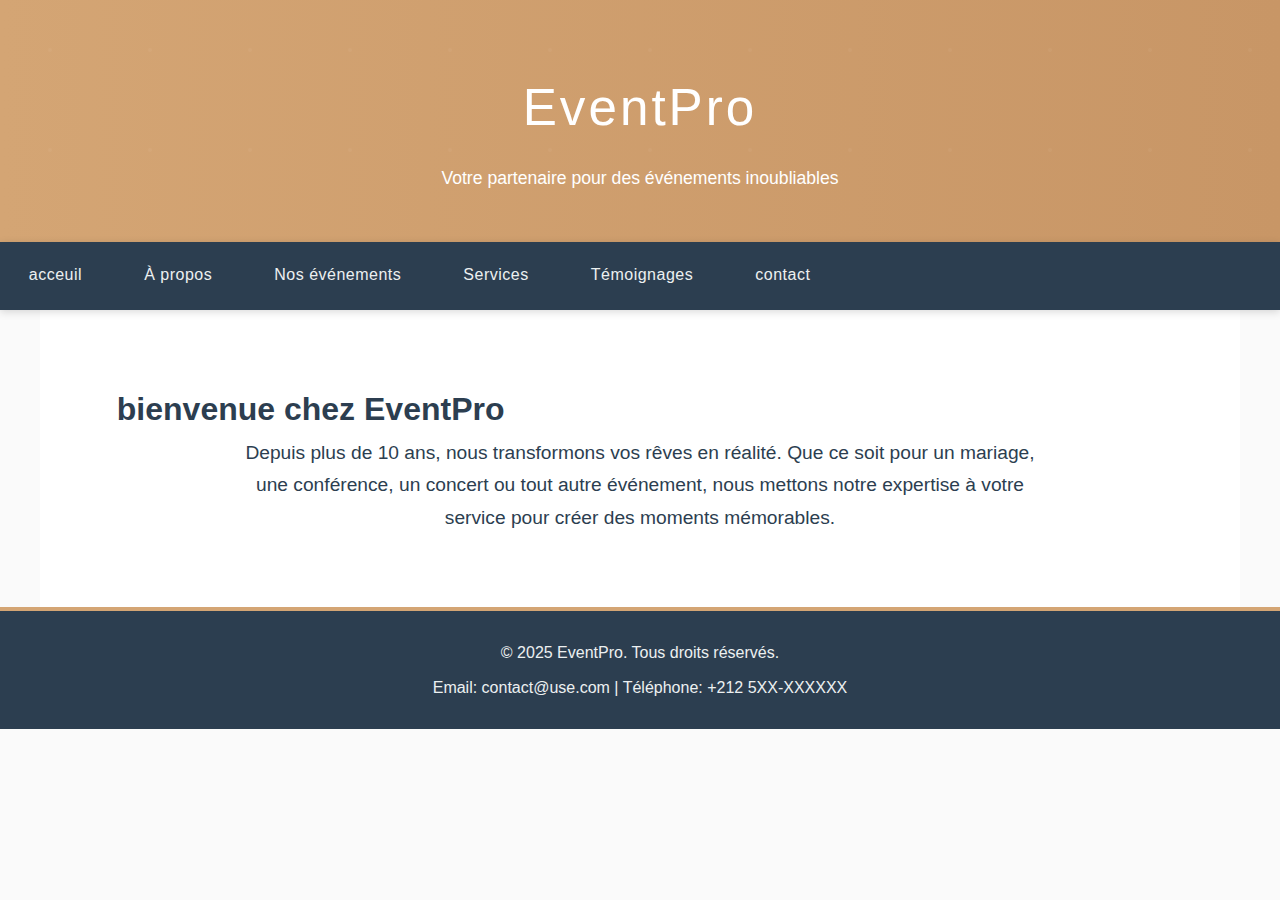
<file: index.html>
<!DOCTYPE html>
<html lang="fr">
<head>
    <meta charset="UTF-8">
    <meta name="viewport" content="width=device-width, initial-scale=1.0">
    <title>EventPro - Organisateur d'Événements </title>
    <link rel="stylesheet" href="all.css">
</head>
<body>
    <header>
        <h1>EventPro</h1>
        <p>Votre partenaire pour des événements inoubliables</p>
    </header>
    <nav>
        <a href="index.html">acceuil</a>
        <a href="Apropos.html">À propos</a>
        <a href="evenement.html">Nos événements</a>
        <a href="service.html">Services</a>
        <a href="temoignage.html">Témoignages</a>
        <a href="contact.html">contact</a>

    </nav>
    <section id="acceuil">
    
        <h1>bienvenue chez EventPro</h1>
         <p style="text-align: center; font-size: 1.2rem; max-width: 800px; margin: 0 auto;">
            Depuis plus de 10 ans, nous transformons vos rêves en réalité. 
            Que ce soit pour un mariage, une conférence, un concert ou tout autre événement, 
            nous mettons notre expertise à votre service pour créer des moments mémorables.
        </p>
    </section>

    <footer>
        <p>&copy; 2025 EventPro. Tous droits réservés.</p>
        <p>Email: contact@use.com | Téléphone: +212 5XX-XXXXXX</p>
    </footer>

</body>
</html>
</file>
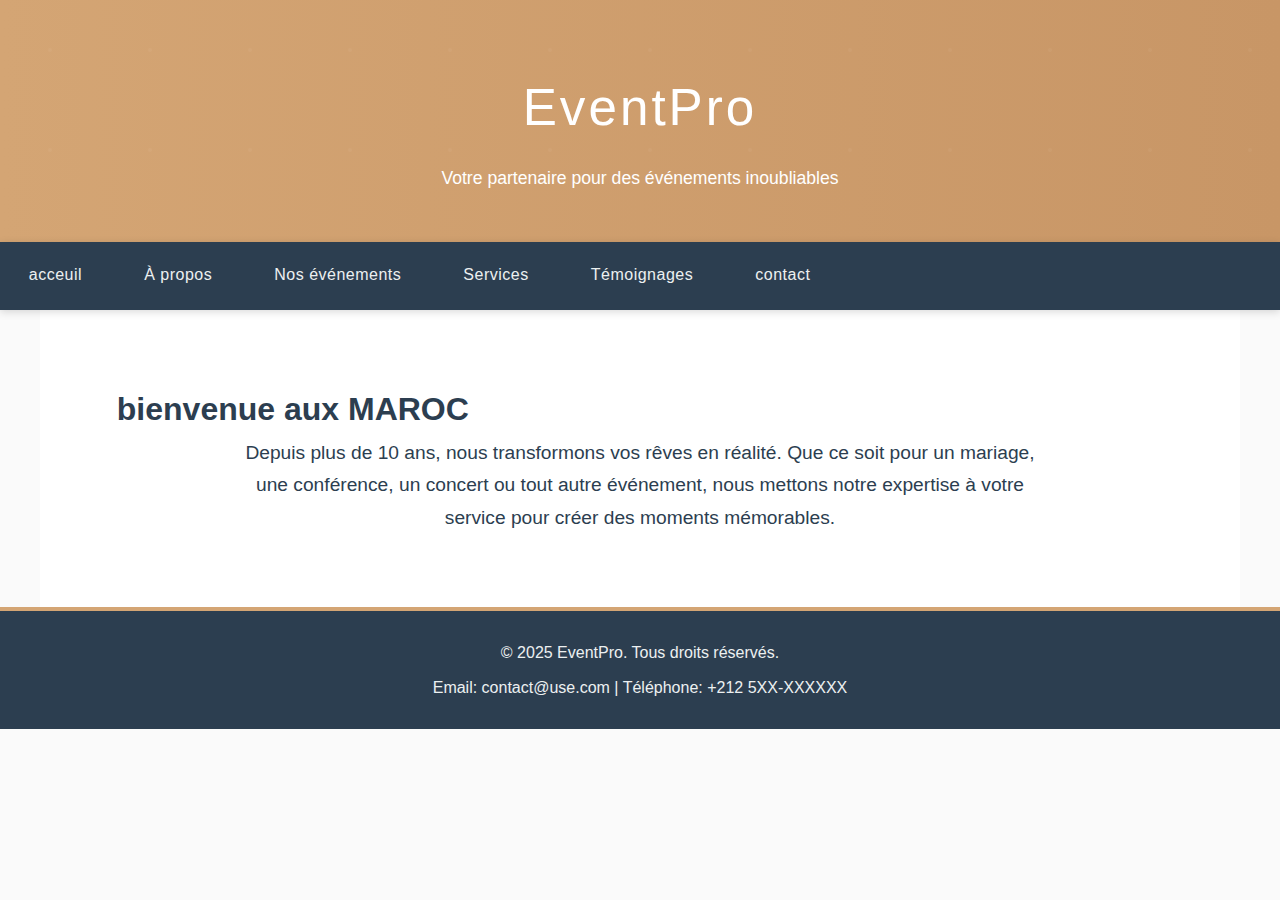
<file: acceuil.html>
<!DOCTYPE html>
<html lang="fr">
<head>
    <meta charset="UTF-8">
    <meta name="viewport" content="width=device-width, initial-scale=1.0">
    <title>EventPro - Organisateur d'Événements </title>
    <link rel="stylesheet" href="all.css">
</head>
<body>
    <header>
        <h1>EventPro</h1>
        <p>Votre partenaire pour des événements inoubliables</p>
    </header>
    <nav>
        <a href="acceuil.html">acceuil</a>
        <a href="Apropos.html">À propos</a>
        <a href="evenement.html">Nos événements</a>
        <a href="service.html">Services</a>
        <a href="temoignage.html">Témoignages</a>
        <a href="contact.html">contact</a>

    </nav>
    <section id="acceuil">
    
        <h1>bienvenue aux MAROC</h1>
         <p style="text-align: center; font-size: 1.2rem; max-width: 800px; margin: 0 auto;">
            Depuis plus de 10 ans, nous transformons vos rêves en réalité. 
            Que ce soit pour un mariage, une conférence, un concert ou tout autre événement, 
            nous mettons notre expertise à votre service pour créer des moments mémorables.
        </p>
    </section>

    <footer>
        <p>&copy; 2025 EventPro. Tous droits réservés.</p>
        <p>Email: contact@use.com | Téléphone: +212 5XX-XXXXXX</p>
    </footer>

</body>
</html>
</file>
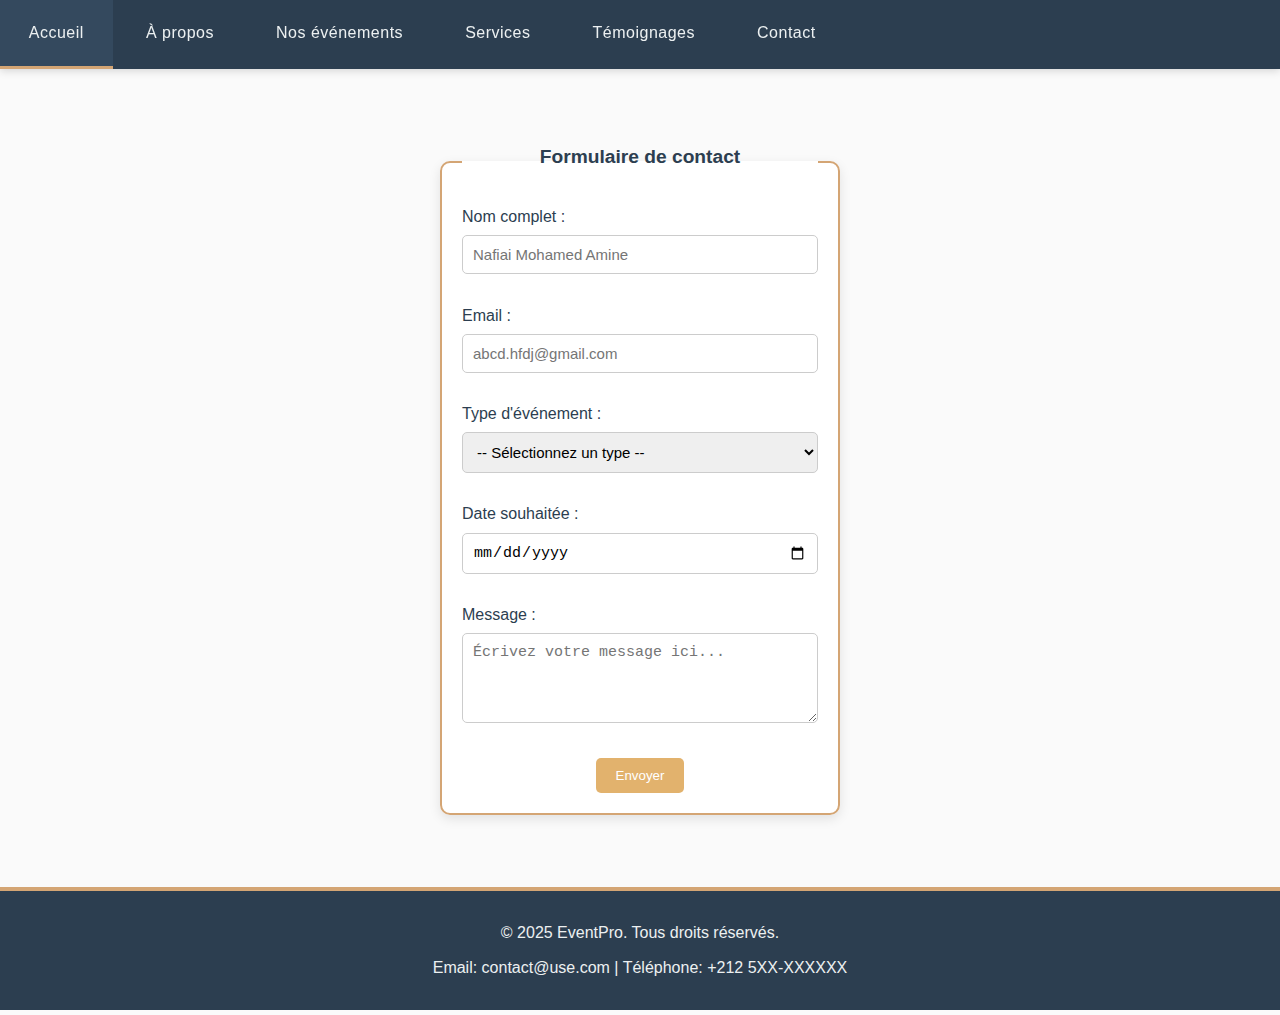
<file: contact.html>
<!DOCTYPE html>
<html lang="fr">
<head>
    <meta charset="UTF-8">
    <meta name="viewport" content="width=device-width, initial-scale=1.0">
    <title>Contact - EventPro</title>
    <link rel="stylesheet" href="all.css">
</head>
<body>
    <!-- Navigation -->
    <nav>
        <a href="acceuil.html">Accueil</a>
        <a href="Apropos.html">À propos</a>
        <a href="evenement.html">Nos événements</a>
        <a href="service.html">Services</a>
        <a href="temoignage.html">Témoignages</a>
        <a href="contact.html">Contact</a>
    </nav>

    <!-- Section Formulaire -->
    <section class="form-section">
        <div class="cent">
        <form>
            <fieldset class="feild">
                <legend class="legend">Formulaire de contact</legend>

                <div class="tousf">
                    <!-- Informations personnelles -->
                    <div id="infopr">
                        <label for="nom">Nom complet :</label><br>
                        <input type="text" id="nom" name="nom" placeholder="Nafiai Mohamed Amine" required ><br><br>

                        <label for="email">Email :</label><br>
                        <input type="email" id="email" name="email" placeholder="abcd.hfdj@gmail.com" required><br><br>
                    </div>

                    <!-- Type d'événement -->
                    <div>
                        <label for="typeevent">Type d'événement :</label><br>
                        <select id="typeevent" name="typeevent" required>
                            <option value="" hidden>-- Sélectionnez un type --</option>
                            <option value="mariage">Mariage</option>
                            <option value="conférence">Conférence</option>
                            <option value="concert">Concert</option>
                            <option value="anniversaire">Anniversaire</option>
                            <option value="evenement-corporate">Événement corporate</option>
                            <option value="galas">Galas</option>
                        </select><br><br>
                    </div>

                    <!-- Date et message -->
                    <div>
                        <label for="dateevent">Date souhaitée :</label><br>
                        <input type="date" id="dateevent" name="dateevent" required><br><br>

                        <label for="message">Message :</label><br>
                        <textarea id="message" name="message" rows="4" cols="50" placeholder="Écrivez votre message ici..." required></textarea><br><br>
                    </div>

                    <!-- Bouton d'envoi -->
                    <div class="buttondiv">
                        <button class="but" type="submit">Envoyer</button>
                    </div>
                </div>
            </fieldset>
        </form>
        </div>
    </section>

    <!-- Pied de page -->
    <footer>
        <p>&copy; 2025 EventPro. Tous droits réservés.</p>
        <p>Email: contact@use.com | Téléphone: +212 5XX-XXXXXX</p>
    </footer>
</body>
</html>
</file>
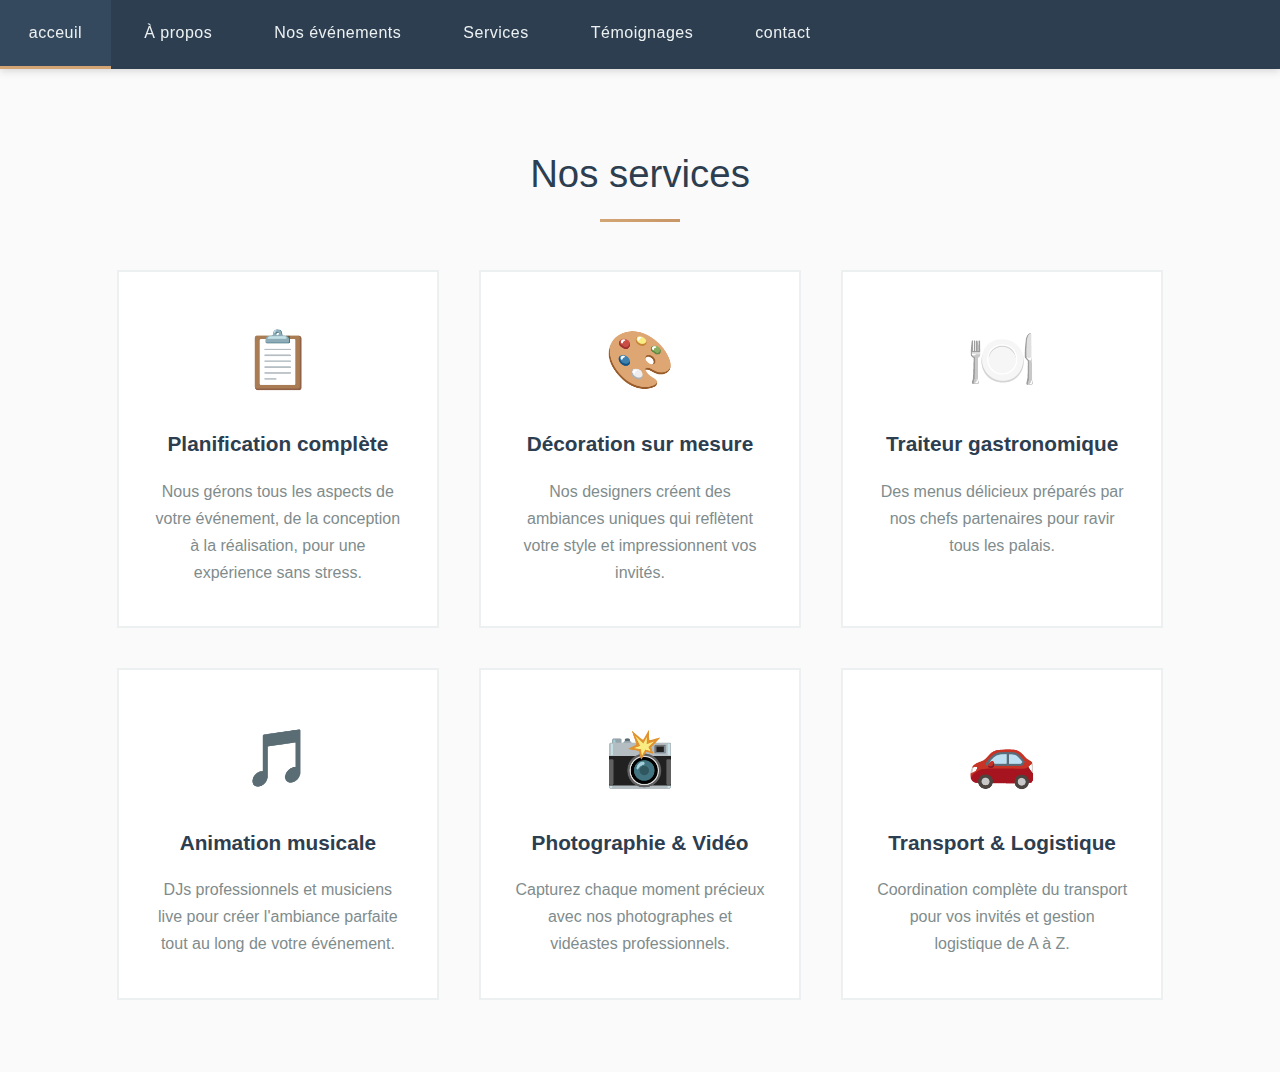
<file: service.html>
<!DOCTYPE html>
<html lang="fr">
<head>
    <meta charset="UTF-8">
    <meta name="viewport" content="width=device-width, initial-scale=1.0">
    <title>Services</title>
    <link rel="stylesheet" href="all.css">
</head>
<body>
      <nav>
        <a href="acceuil.html">acceuil</a>
        <a href="Apropos.html">À propos</a>
        <a href="evenement.html">Nos événements</a>
        <a href="service.html">Services</a>
        <a href="temoignage.html">Témoignages</a>
        <a href="contact.html">contact</a>

    </nav>
    <section id="services">
        <h2>Nos services</h2>
        <div class="services-grid">
            <div class="service-item">
                <div class="service-icon">📋</div>
                <h3>Planification complète</h3>
                <p>Nous gérons tous les aspects de votre événement, de la conception à la réalisation, pour une expérience sans stress.</p>
            </div>
            <div class="service-item">
                <div class="service-icon">🎨</div>
                <h3>Décoration sur mesure</h3>
                <p>Nos designers créent des ambiances uniques qui reflètent votre style et impressionnent vos invités.</p>
            </div>
            <div class="service-item">
                <div class="service-icon">🍽️</div>
                <h3>Traiteur gastronomique</h3>
                <p>Des menus délicieux préparés par nos chefs partenaires pour ravir tous les palais.</p>
            </div>
            <div class="service-item">
                <div class="service-icon">🎵</div>
                <h3>Animation musicale</h3>
                <p>DJs professionnels et musiciens live pour créer l'ambiance parfaite tout au long de votre événement.</p>
            </div>
            <div class="service-item">
                <div class="service-icon">📸</div>
                <h3>Photographie & Vidéo</h3>
                <p>Capturez chaque moment précieux avec nos photographes et vidéastes professionnels.</p>
            </div>
            <div class="service-item">
                <div class="service-icon">🚗</div>
                <h3>Transport & Logistique</h3>
                <p>Coordination complète du transport pour vos invités et gestion logistique de A à Z.</p>
            </div>
        </div>
    </section>
    
</body>
</html>
</file>
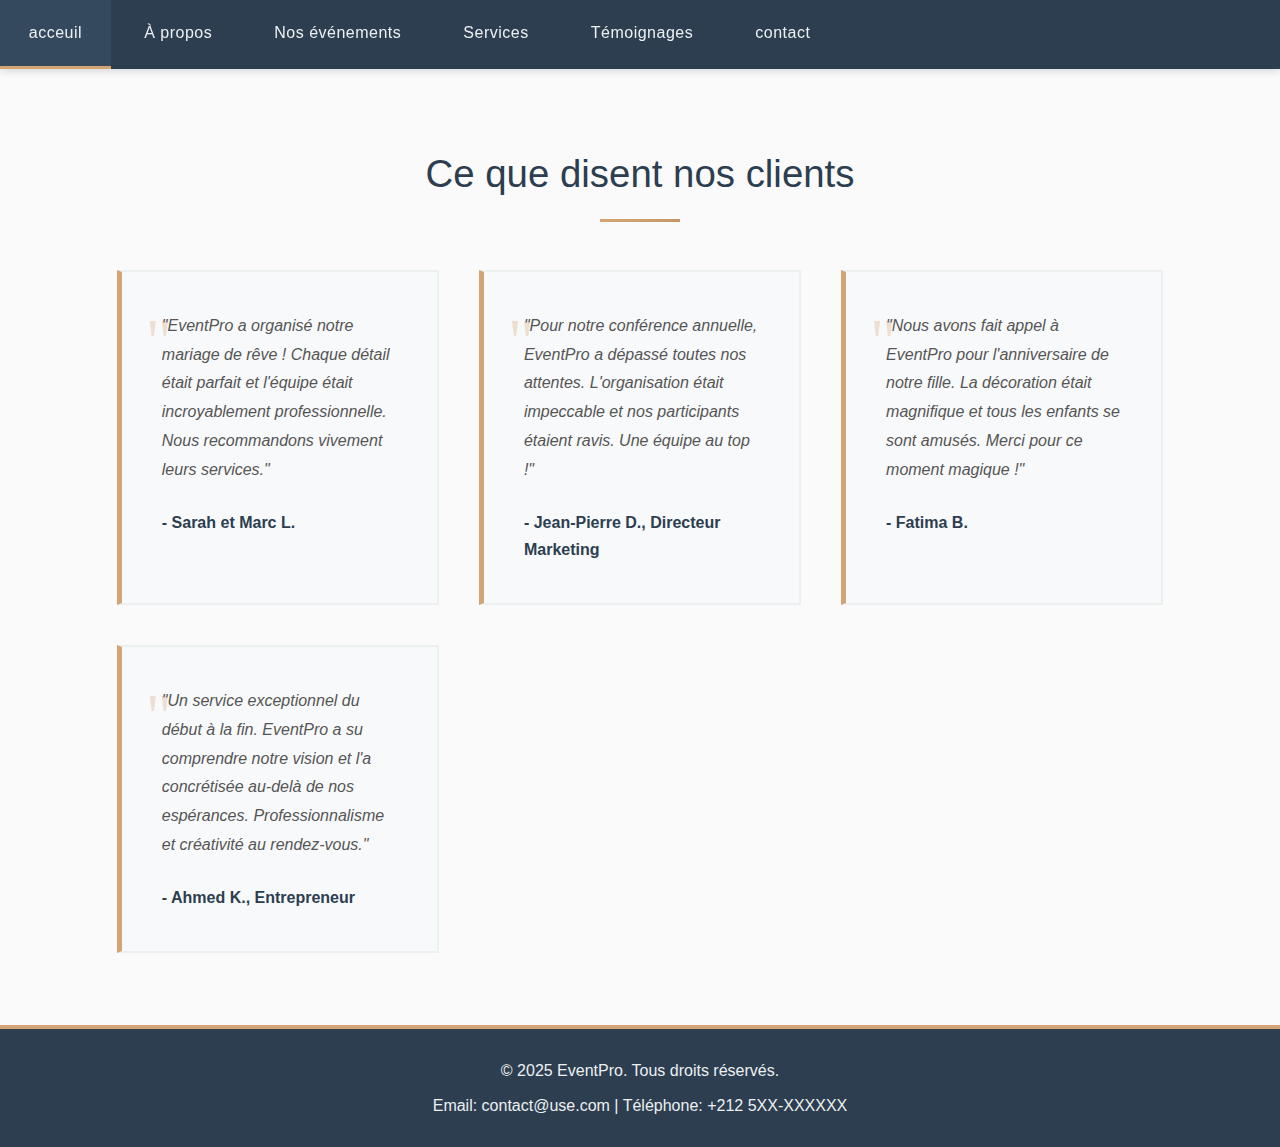
<file: temoignage.html>
<!DOCTYPE html>
<html lang="fr">
<head>
    <meta charset="UTF-8">
    <meta name="viewport" content="width=device-width, initial-scale=1.0">
    <title>temoignage</title>
    <link rel="stylesheet" href="all.css">
</head>
<body>
      <nav>
        <a href="index.html">acceuil</a>
        <a href="Apropos.html">À propos</a>
        <a href="evenement.html">Nos événements</a>
        <a href="service.html">Services</a>
        <a href="temoignage.html">Témoignages</a>
        <a href="contact.html">contact</a>

    </nav>
     <section id="testimonials">
        <h2>Ce que disent nos clients</h2>
        <div class="testimonials-grid">
            <div class="testimonial-card">
                <p>"EventPro a organisé notre mariage de rêve ! Chaque détail était parfait et l'équipe était incroyablement professionnelle. Nous recommandons vivement leurs services."</p>
                <div class="testimonial-author">- Sarah et Marc L.</div>
            </div>
            <div class="testimonial-card">
                <p>"Pour notre conférence annuelle, EventPro a dépassé toutes nos attentes. L'organisation était impeccable et nos participants étaient ravis. Une équipe au top !"</p>
                <div class="testimonial-author">- Jean-Pierre D., Directeur Marketing</div>
            </div>
            <div class="testimonial-card">
                <p>"Nous avons fait appel à EventPro pour l'anniversaire de notre fille. La décoration était magnifique et tous les enfants se sont amusés. Merci pour ce moment magique !"</p>
                <div class="testimonial-author">- Fatima B.</div>
            </div>
            <div class="testimonial-card">
                <p>"Un service exceptionnel du début à la fin. EventPro a su comprendre notre vision et l'a concrétisée au-delà de nos espérances. Professionnalisme et créativité au rendez-vous."</p>
                <div class="testimonial-author">- Ahmed K., Entrepreneur</div>
            </div>
        </div>
    </section>
    <footer>
        <p>&copy; 2025 EventPro. Tous droits réservés.</p>
        <p>Email: contact@use.com | Téléphone: +212 5XX-XXXXXX</p>
    </footer>
    
</body>
</html>
</file>
<file: all.css>
* {
            margin: 0;
            padding: 0;
            box-sizing: border-box;
        }

        body {
            font-family: 'Segoe UI', Tahoma, Geneva, Verdana, sans-serif;
            line-height: 1.7;
            color: #2c3e50;
            background-color: #fafafa;
        }

        header {
            background: linear-gradient(to right, #d4a574, #c89666);
            color: #fff;
            padding: 4rem 2rem 3rem;
            text-align: center;
            position: relative;
            overflow: hidden;
        }

        header::before {
            content: '';
            position: absolute;
            top: 0;
            left: 0;
            right: 0;
            bottom: 0;
            background: url('data:image/svg+xml,<svg width="100" height="100" xmlns="http://www.w3.org/2000/svg"><circle cx="50" cy="50" r="2" fill="rgba(255,255,255,0.1)"/></svg>');
            opacity: 0.4;
        }

        header h1 {
            font-size: 3.2rem;
            margin-bottom: 0.8rem;
            font-weight: 300;
            letter-spacing: 3px;
            position: relative;
            z-index: 1;
        }

        header p {
            font-size: 1.1rem;
            position: relative;
            z-index: 1;
            font-weight: 300;
        }

        nav {
            background-color: #2c3e50;
            padding: 0;
            box-shadow: 0 2px 8px rgba(0,0,0,0.15);
            position: sticky;
            top: 0;
            z-index: 100;
        }

        nav a {
            color: #ecf0f1;
            text-decoration: none;
            padding: 1.2rem 1.8rem;
            margin: 0;
            display: inline-block;
            transition: all 0.3s ease;
            border-bottom: 3px solid transparent;
            font-weight: 500;
            letter-spacing: 0.5px;
        }

        nav a:hover {
            background-color: #34495e;
            border-bottom-color: #d4a574;
        }

        section {
            padding: 4.5rem 6%;
            max-width: 1200px;
            margin: 0 auto;
        }

        section:nth-child(odd) {
            background-color: #fff;
        }

        h2 {
            color: #2c3e50;
            font-size: 2.4rem;
            margin-bottom: 2rem;
            text-align: center;
            font-weight: 400;
            position: relative;
            padding-bottom: 1rem;
        }

        h2::after {
            content: '';
            position: absolute;
            bottom: 0;
            left: 50%;
            transform: translateX(-50%);
            width: 80px;
            height: 3px;
            background: linear-gradient(to right, #d4a574, #c89666);
        }

        .about-content {
            display: flex;
            gap: 3rem;
            align-items: center;
            flex-wrap: wrap;
        }

        .about-text {
            flex: 1;
            min-width: 320px;
        }

        .about-text p {
            font-size: 1.05rem;
            color: #555;
        }

        .about-image {
            flex: 1;
            min-width: 320px;
        }

        .about-image img {
            width: 100%;
            border-radius: 0;
            box-shadow: 12px 12px 0 #d4a574;
            border: 3px solid #2c3e50;
        }

        .events-grid {
            display: grid;
            grid-template-columns: repeat(auto-fit, minmax(300px, 1fr));
            gap: 2.5rem;
            margin-top: 3rem;
        }

        .event-card {
            background: white;
            border-radius: 0;
            overflow: hidden;
            box-shadow: 0 8px 20px rgba(0,0,0,0.08);
            transition: all 0.3s ease;
            border: 2px solid #ecf0f1;
        }

        .event-card:hover {
            transform: translateY(-8px);
            box-shadow: 0 12px 30px rgba(0,0,0,0.15);
        }

        .event-card img {
            width: 100%;
            height: 220px;
            object-fit: cover;
            border-bottom: 4px solid #d4a574;
        }

        .event-card-content {
            padding: 1.8rem;
        }

        .event-card h3 {
            color: #2c3e50;
            margin-bottom: 0.8rem;
            font-size: 1.4rem;
            font-weight: 600;
        }

        .event-card p {
            color: #7f8c8d;
            line-height: 1.6;
        }

        .services-grid {
            display: grid;
            grid-template-columns: repeat(auto-fit, minmax(260px, 1fr));
            gap: 2.5rem;
            margin-top: 3rem;
        }

        .service-item {
            text-align: center;
            padding: 2.5rem 2rem;
            background: white;
            border-radius: 0;
            box-shadow: none;
            border: 2px solid #ecf0f1;
            transition: all 0.3s ease;
        }

        .service-item:hover {
            border-color: #d4a574;
            box-shadow: 0 8px 20px rgba(0,0,0,0.08);
        }

        .service-icon {
            font-size: 3.5rem;
            margin-bottom: 1.2rem;
            filter: grayscale(0.3);
        }

        .service-item h3 {
            color: #2c3e50;
            margin-bottom: 1rem;
            font-size: 1.3rem;
            font-weight: 600;
        }

        .service-item p {
            color: #7f8c8d;
            line-height: 1.7;
        }

        .testimonials-grid {
            display: grid;
            grid-template-columns: repeat(auto-fit, minmax(320px, 1fr));
            gap: 2.5rem;
            margin-top: 3rem;
        }

        .testimonial-card {
            background: #f8f9fa;
            padding: 2.5rem;
            border-radius: 0;
            box-shadow: none;
            border-left: 5px solid #d4a574;
            border-top: 2px solid #ecf0f1;
            border-right: 2px solid #ecf0f1;
            border-bottom: 2px solid #ecf0f1;
            position: relative;
        }

        .testimonial-card::before {
            content: '"';
            position: absolute;
            top: 1rem;
            left: 1.5rem;
            font-size: 4rem;
            color: #d4a574;
            opacity: 0.3;
            font-family: Georgia, serif;
        }

        .testimonial-card p {
            font-style: italic;
            margin-bottom: 1.5rem;
            color: #555;
            position: relative;
            z-index: 1;
            line-height: 1.8;
        }

        .testimonial-author {
            font-weight: 600;
            color: #2c3e50;
            font-style: normal;
        }

        footer {
            background-color: #2c3e50;
            color: #ecf0f1;
            text-align: center;
            padding: 2.5rem;
            border-top: 4px solid #d4a574;
        }

        footer p {
            margin: 0.5rem 0;
            font-weight: 300;
        }

        

        @media (max-width: 768px) {
            header h1 {
                font-size: 2.2rem;
                letter-spacing: 1px;
            }

            nav {
                text-align: center;
                position: relative;
                
            }

            nav a {
                display: block;
                margin: 0;
                padding: 1rem;
                border-bottom: 1px solid #34495e;
            }

            section {
                padding: 3rem 5%;
            }

            h2 {
                font-size: 1.8rem;
            }

            .about-image img {
                box-shadow: 8px 8px 0 #d4a574;
            }
        }
     <!--contact>
.form-section {
  display: flex;
  justify-content: center;
  align-items: center;
}




.cent{
    justify-content: center;
    display: flex;
}




.feild {
  border: 2px solid #d4a574;
  padding: 20px;
  border-radius: 10px;
  background-color: #fff;
  width: 400px;
  box-shadow: 0 4px 12px rgba(0, 0, 0, 0.1);
  justify-content: center;
    transition: 0.2ms;   
}
.feild:hover{
    border: 3px solid #d4a574 ;
    box-shadow:
    0 0 50px #030202;
   



}


.legend {
  font-weight: bold;
  color: #2c3e50;
  text-align: center;
  width: 100%;
  font-size: 1.2rem;
  padding-bottom: 10px;
}


.tousf {
  display: flex;
  flex-direction: column;
  

}


input, select, textarea {
  width: 100%;
  padding: 10px;
  margin-top: 5px;
  border: 1px solid #ccc;
  border-radius: 5px;
  font-size: 15px;
  box-sizing: border-box;
}


.buttondiv {
  text-align: center;
}

.but {
  background-color: #e2b26d;
  color: #fff;
  padding: 10px 20px;
  border: none;
  border-radius: 5px;
  cursor: pointer;
  transition: 0.3s;
}

.but:hover {
  background-color: #c89666;
}


footer {
  background-color: #2c3e50;
  color: #ecf0f1;
  text-align: center;
  padding: 20px;
  border-top: 4px solid #d4a574;
}
</file>
